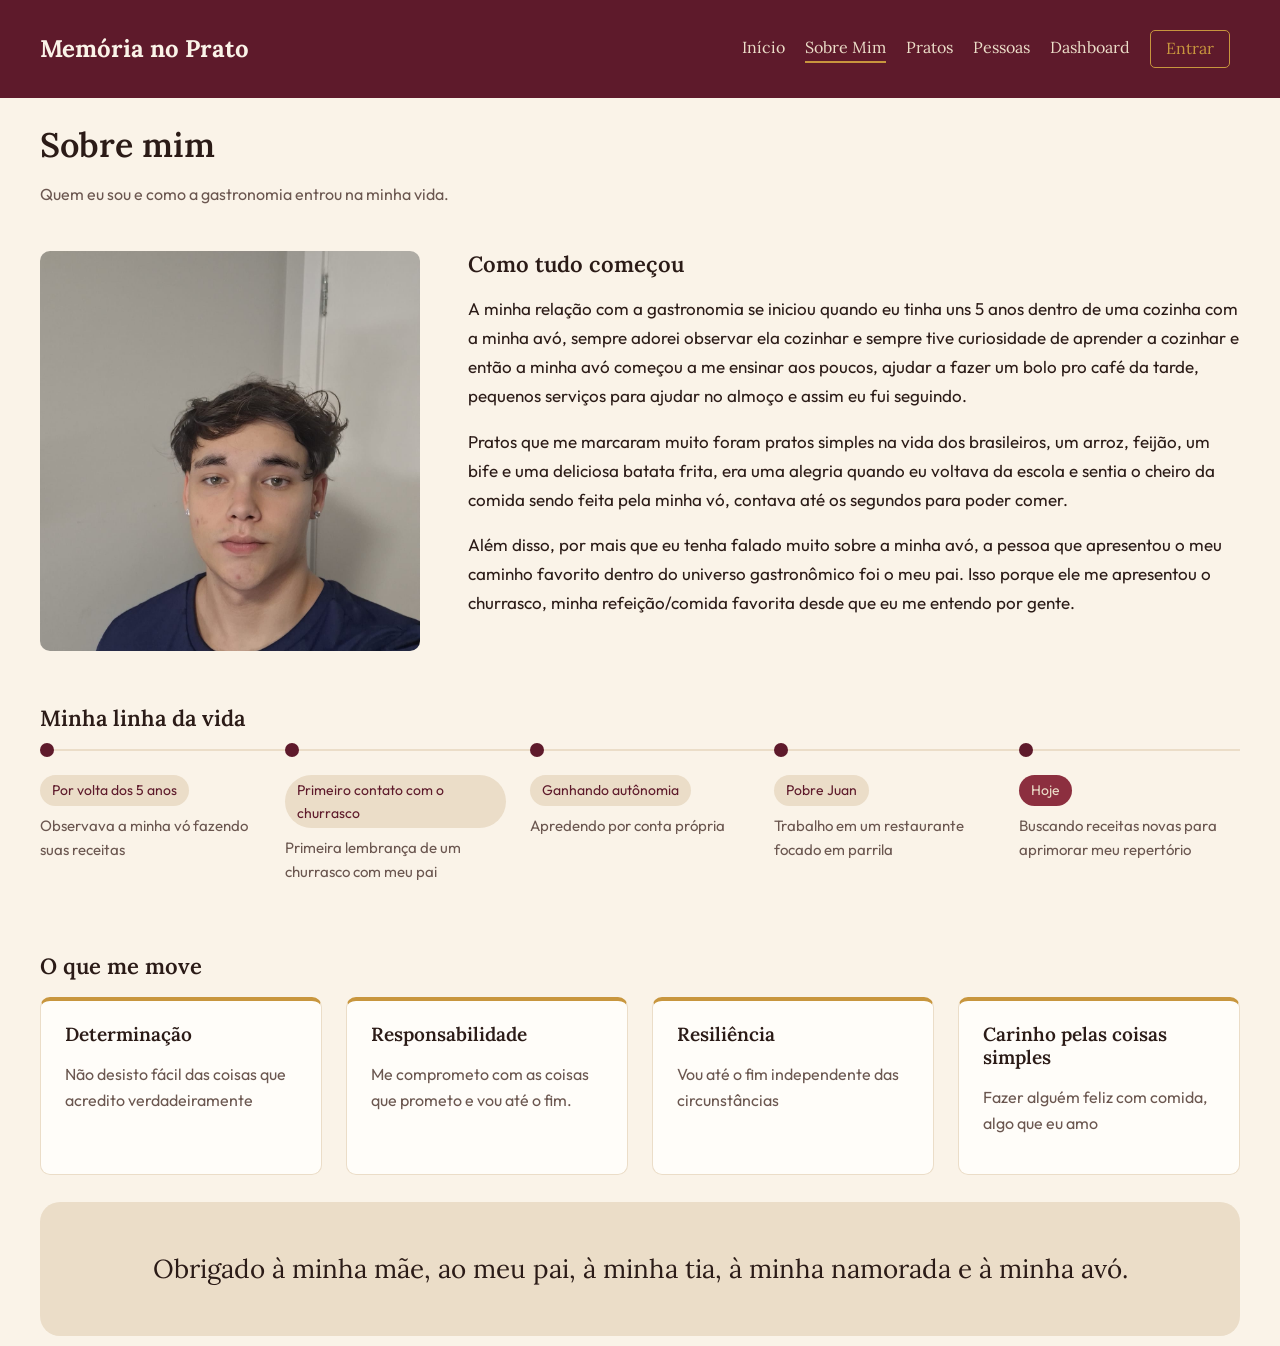
<file: sobremim.html>
<!DOCTYPE html>
<html lang="pt-BR">
<head>
    <meta charset="UTF-8">
    <meta name="viewport" content="width=device-width, initial-scale=1.0">
    <title>Sobre mim · Memória no Prato</title>
    <link rel="stylesheet" href="style.css">
    <link rel="stylesheet" href="styleSobremim.css">
    <link rel="preconnect" href="https://fonts.googleapis.com">
    <link rel="preconnect" href="https://fonts.gstatic.com" crossorigin>
    <link href="https://fonts.googleapis.com/css2?family=Lora:ital,wght@0,400..700;1,400..700&family=Outfit:wght@100..900&display=swap" rel="stylesheet">
</head>
<body>
    <header class="topo">
        <a href="index.html" class="logo">Memória no Prato</a>
        <nav class="botoes">
            <a href="index.html">Início</a>
            <a class="ativo" href="sobremim.html">Sobre Mim</a>
            <a href="pratos.html">Pratos</a>
            <a href="pessoas.html">Pessoas</a>
            <a href="dashboard.html">Dashboard</a>
            <a class="entrar" href="entrar.html">Entrar</a>
        </nav>
    </header>
    <main>
        <section class="apresentacao sessao">
            <h1>Sobre mim</h1>
            <p>Quem eu sou e como a gastronomia entrou na minha vida.</p>
        </section>
        <section class="historia sessao">
            <img src="img/perfil.jpeg" class="foto-perfil" alt="Minha foto">
            <div class="texto">
                <h2>Como tudo começou</h2>
                <p>A minha relação com a gastronomia se iniciou quando eu tinha uns 5 anos dentro de uma cozinha com a minha avó, sempre adorei observar ela cozinhar e sempre tive curiosidade de aprender a cozinhar e então a minha avó começou a me ensinar aos poucos, ajudar a fazer um bolo pro café da tarde, pequenos serviços para ajudar no almoço e assim eu fui seguindo.</p>
                <p>Pratos que me marcaram muito foram pratos simples na vida dos brasileiros, um arroz, feijão, um bife e uma deliciosa batata frita, era uma alegria quando eu voltava da escola e sentia o cheiro da comida sendo feita pela minha vó, contava até os segundos para poder comer.</p>
                <p>Além disso, por mais que eu tenha falado muito sobre a minha avó, a pessoa que apresentou o meu caminho favorito dentro do universo gastronômico foi o meu pai. Isso porque ele me apresentou o churrasco, minha refeição/comida favorita desde que eu me entendo por gente.</p>
            </div>
        </section>
        <section class="linha sessao">
            <h2>Minha linha da vida</h2>
            <ol>
                <li><span class="chip">Por volta dos 5 anos</span><p>Observava a minha vó fazendo suas receitas</p></li>
                <li><span class="chip">Primeiro contato com o churrasco</span><p>Primeira lembrança de um churrasco com meu pai</p></li>
                <li><span class="chip">Ganhando autônomia</span><p>Apredendo por conta própria</p></li>
                <li><span class="chip">Pobre Juan</span><p>Trabalho em um restaurante focado em parrila</p></li>
                <li><span class="chip destaque">Hoje</span><p>Buscando receitas novas para aprimorar meu repertório</p></li>
            </ol>
        </section>
        <section class="valores sessao">
            <h2>O que me move</h2>
            <div class="cartoes">
                <article class="cartao">
                <h3>Determinação</h3>
                <p>Não desisto fácil das coisas que acredito verdadeiramente</p>
            </article>
            <article class="cartao">
                <h3>Responsabilidade</h3>
                <p>Me comprometo com as coisas que prometo e vou até o fim.</p>
            </article>
            <article class="cartao">
                <h3>Resiliência</h3>
                <p>Vou até o fim independente das circunstâncias</p>
            </article>
            <article class="cartao">
                <h3>Carinho pelas coisas simples</h3>
                <p>Fazer alguém feliz com comida, algo que eu amo</p>
            </article>
            </div>
        </section>
        <section class="frase suave">
            <p>Obrigado à minha mãe, ao meu pai, à minha tia, à minha namorada e à minha avó.</p>
        </section>
    </main>
</body>
</html>
</file>
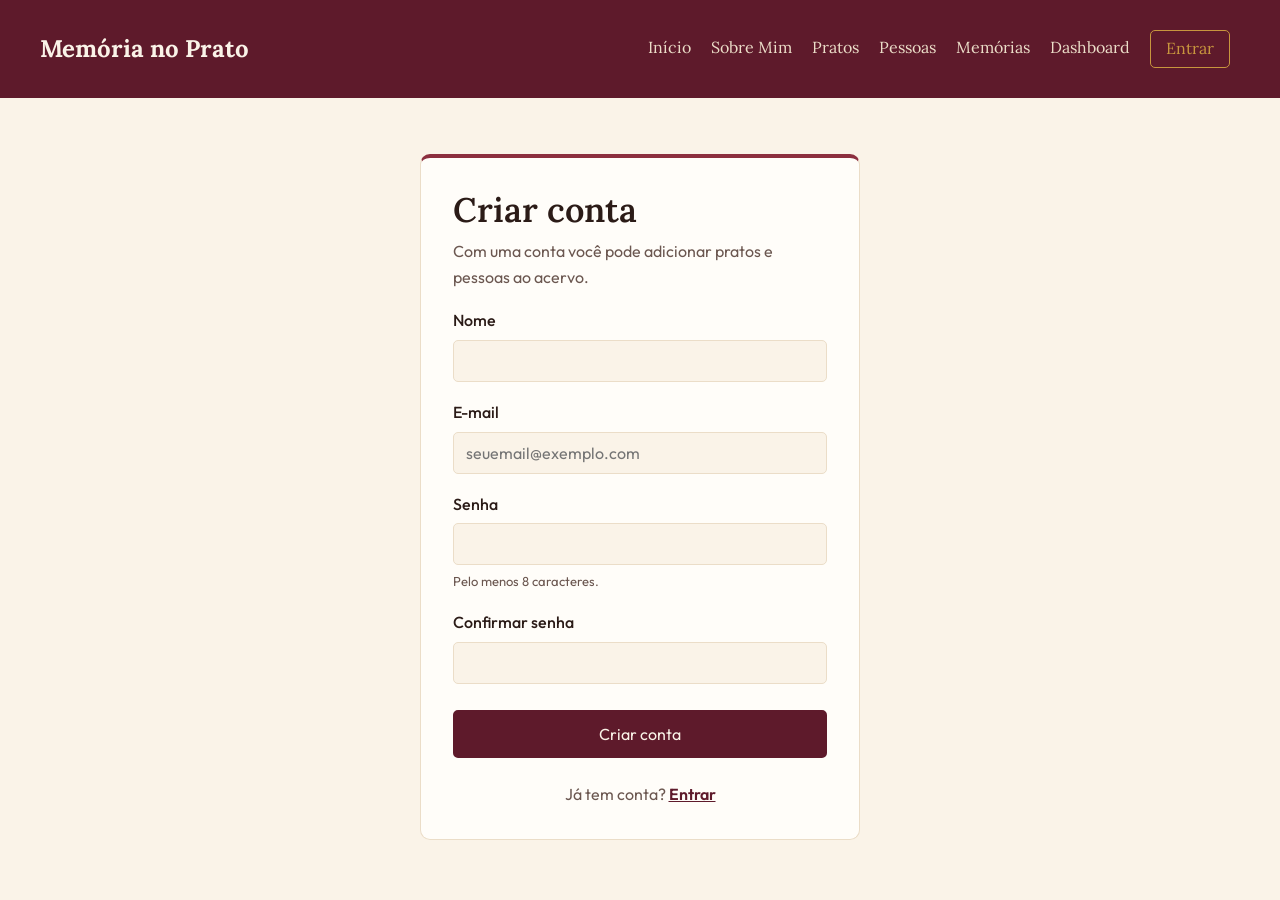
<file: web-data-viz/public/cadastro.html>
<!DOCTYPE html>
<html lang="pt-BR">
<head>
    <meta charset="UTF-8">
    <meta name="viewport" content="width=device-width, initial-scale=1.0">
    <title>Cadastro · Memória no Prato</title>
    <link rel="icon" href="assets/icon/favicon.ico">
    <link rel="stylesheet" href="css/style.css">
    <link rel="stylesheet" href="css/styleentrar.css">
    <link rel="preconnect" href="https://fonts.googleapis.com">
    <link rel="preconnect" href="https://fonts.gstatic.com" crossorigin>
    <link href="https://fonts.googleapis.com/css2?family=Lora:ital,wght@0,400..700;1,400..700&family=Outfit:wght@100..900&display=swap" rel="stylesheet">
</head>
<body>
    <header class="topo">
        <a href="index.html" class="logo">Memória no Prato</a>
        <nav class="botoes">
            <a href="index.html">Início</a>
            <a href="sobremim.html">Sobre Mim</a>
            <a href="pratos.html">Pratos</a>
            <a href="pessoas.html">Pessoas</a>
            <a href="memorias.html">Memórias</a>
            <a href="dashboard.html">Dashboard</a>
            <a id="cadastroPratos" href="cadastroPratos.html" hidden>Cadastrar Prato</a>
            <a id="cadastroPessoas" href="cadastroPessoas.html" hidden>Cadastrar Pessoa</a>
            <a id="cadastroIngrediente" href="cadastroIngrediente.html" hidden>Cadastrar Ingrediente</a>
            <a class="entrar ativo" href="entrar.html">Entrar</a>
        </nav>
    </header>
    <main class="area-formulario">
        <section class="cartao formulario">
            <h1>Criar conta</h1>
            <p class="subtitulo">Com uma conta você pode adicionar pratos e pessoas ao acervo.</p>

            <!-- novalidate desliga a validação automática do navegador: quem valida é o cadastro.js -->
            <form id="form_cadastro" novalidate>
                <div class="campo">
                    <label for="nome">Nome</label>
                    <input type="text" id="nome" autocomplete="name" maxlength="50">
                    <span class="erro" id="erro_nome"></span>
                </div>

                <div class="campo">
                    <label for="email">E-mail</label>
                    <input type="email" id="email" autocomplete="email" maxlength="50" placeholder="seuemail@exemplo.com">
                    <span class="erro" id="erro_email"></span>
                </div>

                <div class="campo">
                    <label for="senha">Senha</label>
                    <input type="password" id="senha" autocomplete="new-password">
                    <span class="dica">Pelo menos 8 caracteres.</span>
                    <span class="erro" id="erro_senha"></span>
                </div>

                <div class="campo">
                    <label for="confirmacao">Confirmar senha</label>
                    <input type="password" id="confirmacao" autocomplete="new-password">
                    <span class="erro" id="erro_confirmacao"></span>
                </div>

                <button type="submit" class="botao" id="botao_cadastrar">Criar conta</button>
                <div class="mensagem" id="mensagem"></div>
            </form>

            <p class="troca">Já tem conta? <a href="entrar.html">Entrar</a></p>
        </section>
    </main>
    <script src="js/cadastro.js"></script>
    <script src="js/sessao.js"></script>
    <script>mostrarCadastros()</script>
</body>
</html>
</file>
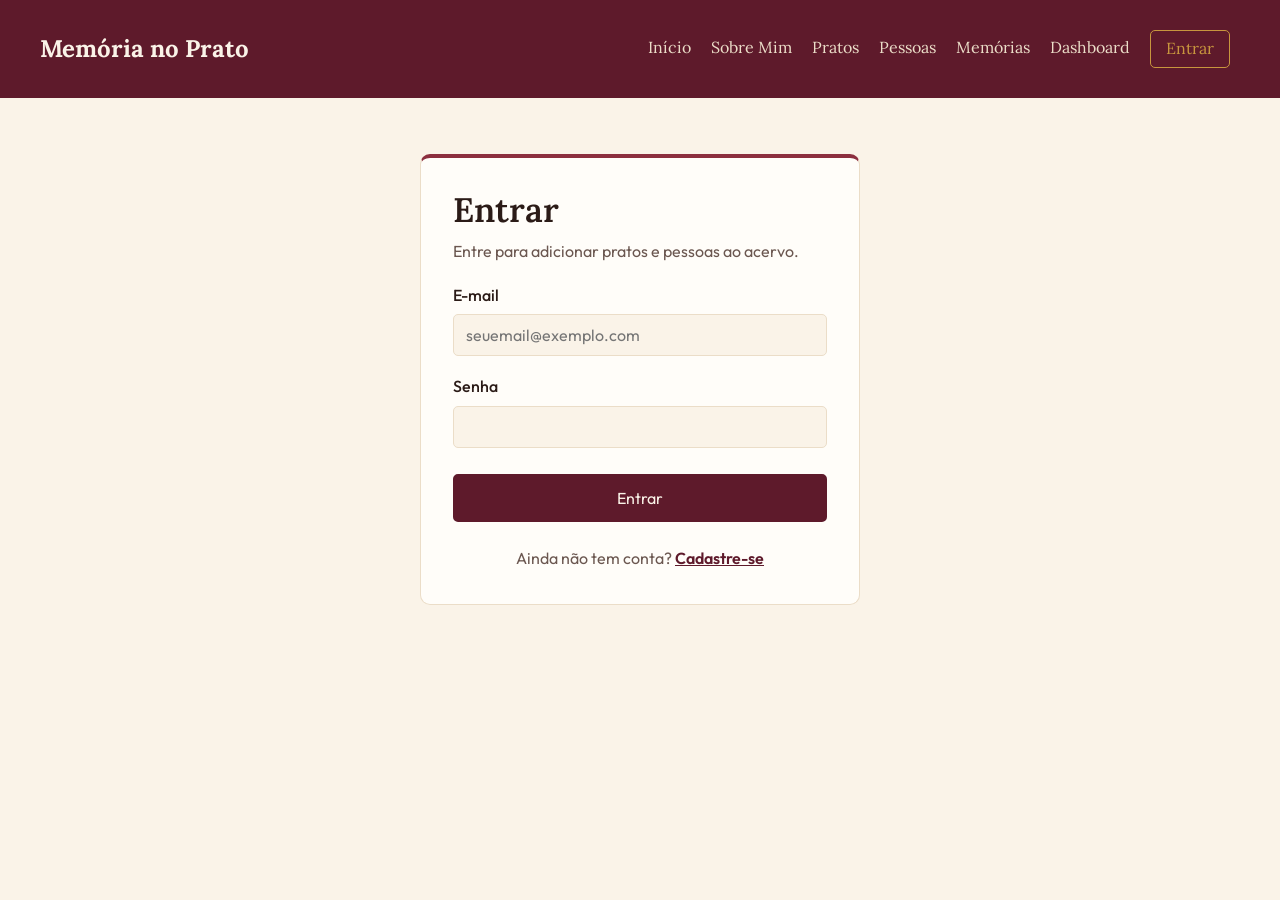
<file: web-data-viz/public/entrar.html>
<!DOCTYPE html>
<html lang="pt-BR">
<head>
    <meta charset="UTF-8">
    <meta name="viewport" content="width=device-width, initial-scale=1.0">
    <title>Entrar · Memória no Prato</title>
    <link rel="icon" href="assets/icon/favicon.ico">
    <link rel="stylesheet" href="css/style.css">
    <link rel="stylesheet" href="css/styleentrar.css">
    <link rel="preconnect" href="https://fonts.googleapis.com">
    <link rel="preconnect" href="https://fonts.gstatic.com" crossorigin>
    <link href="https://fonts.googleapis.com/css2?family=Lora:ital,wght@0,400..700;1,400..700&family=Outfit:wght@100..900&display=swap" rel="stylesheet">
</head>
<body>
    <header class="topo">
        <a href="index.html" class="logo">Memória no Prato</a>
        <nav class="botoes">
            <a href="index.html">Início</a>
            <a href="sobremim.html">Sobre Mim</a>
            <a href="pratos.html">Pratos</a>
            <a href="pessoas.html">Pessoas</a>
            <a href="memorias.html">Memórias</a>
            <a href="dashboard.html">Dashboard</a>
            <a id="cadastroPratos" href="cadastroPratos.html" hidden>Cadastrar Prato</a>
            <a id="cadastroPessoas" href="cadastroPessoas.html" hidden>Cadastrar Pessoa</a>
            <a id="cadastroIngrediente" href="cadastroIngrediente.html" hidden>Cadastrar Ingrediente</a>
            <a class="entrar ativo" href="entrar.html">Entrar</a>
        </nav>
    </header>
    <main class="area-formulario">
        <section class="cartao formulario">
            <h1>Entrar</h1>
            <p class="subtitulo">Entre para adicionar pratos e pessoas ao acervo.</p>

            <!-- novalidate desliga a validação automática do navegador: quem valida é o entrar.js -->
            <form id="form_entrar" novalidate>
                <div class="campo">
                    <label for="email">E-mail</label>
                    <input type="email" id="email" autocomplete="email" placeholder="seuemail@exemplo.com">
                    <span class="erro" id="erro_email"></span>
                </div>

                <div class="campo">
                    <label for="senha">Senha</label>
                    <input type="password" id="senha" autocomplete="current-password">
                    <span class="erro" id="erro_senha"></span>
                </div>

                <button type="submit" class="botao" id="botao_entrar">Entrar</button>
                <div class="mensagem" id="mensagem"></div>
            </form>

            <p class="troca">Ainda não tem conta? <a href="cadastro.html">Cadastre-se</a></p>
        </section>
    </main>
    <script src="js/entrar.js"></script>
    <script src="js/sessao.js"></script>
    <script>mostrarCadastros()</script>
</body>
</html>
</file>
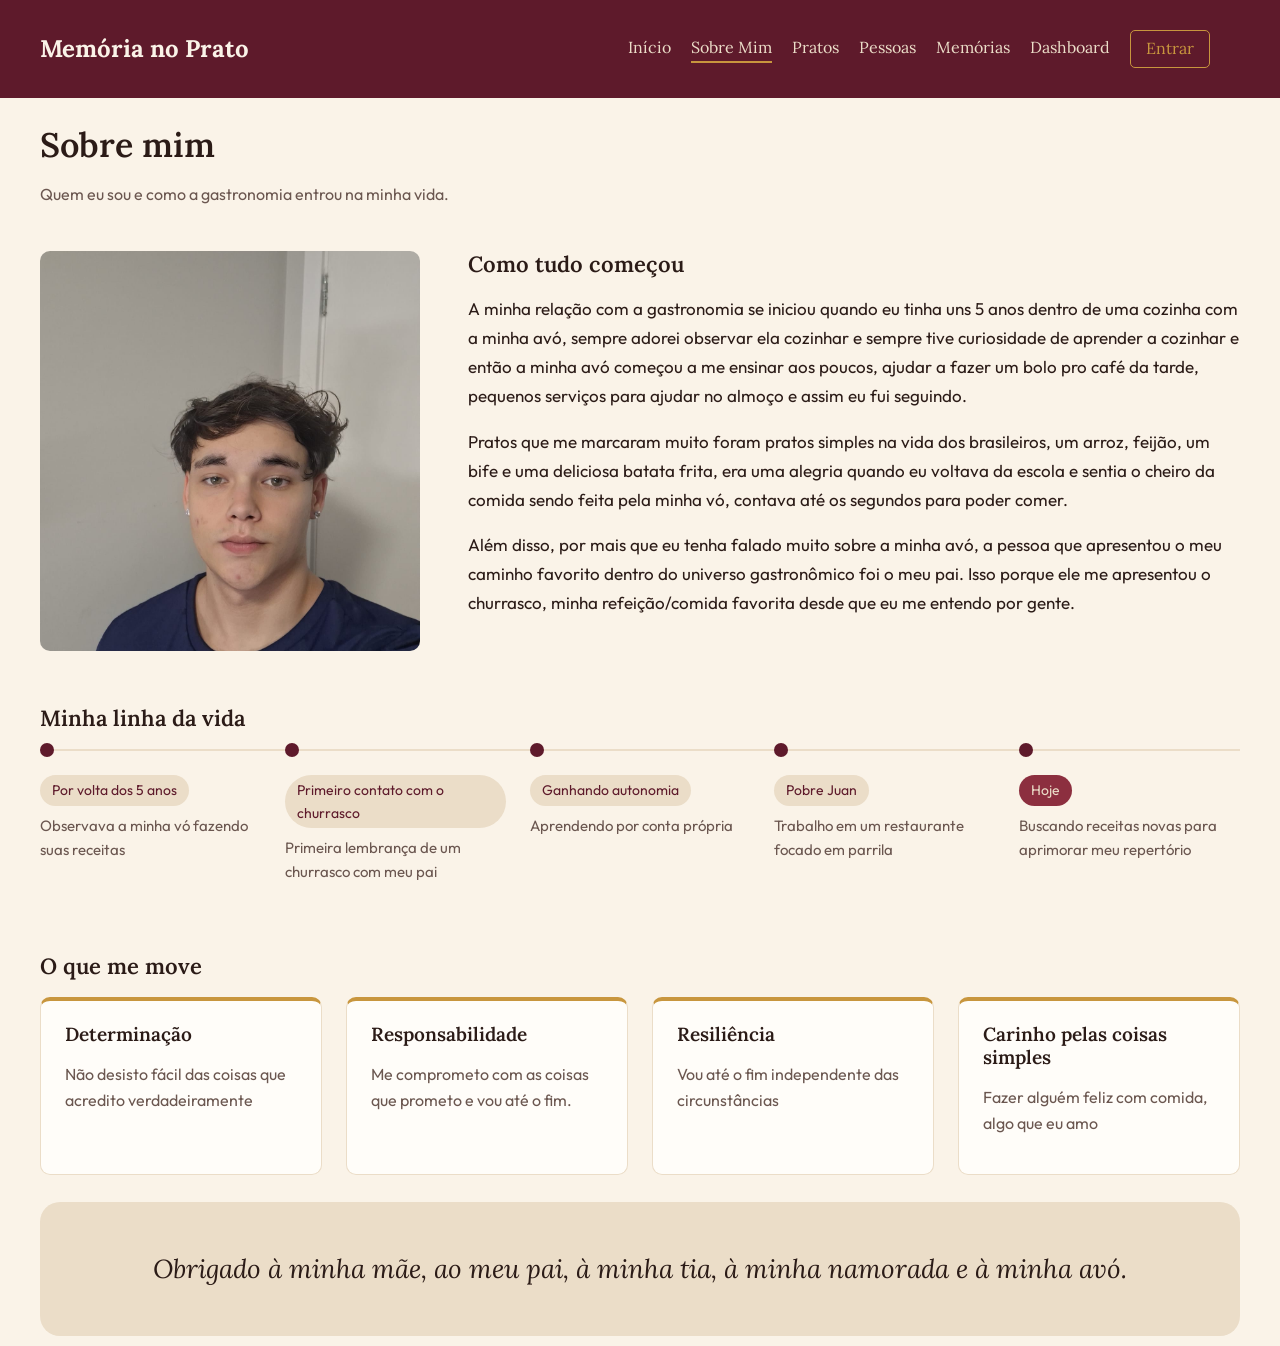
<file: web-data-viz/public/sobremim.html>
<!DOCTYPE html>
<html lang="pt-BR">
<head>
    <meta charset="UTF-8">
    <meta name="viewport" content="width=device-width, initial-scale=1.0">
    <title>Sobre mim · Memória no Prato</title>
    <link rel="icon" href="assets/icon/favicon.ico">
    <link rel="stylesheet" href="css/style.css">
    <link rel="stylesheet" href="css/styleSobremim.css">
    <link rel="preconnect" href="https://fonts.googleapis.com">
    <link rel="preconnect" href="https://fonts.gstatic.com" crossorigin>
    <link href="https://fonts.googleapis.com/css2?family=Lora:ital,wght@0,400..700;1,400..700&family=Outfit:wght@100..900&display=swap" rel="stylesheet">
    <script src="js/sessao.js"></script>
</head>
<body>
    <header class="topo">
        <a href="index.html" class="logo">Memória no Prato</a>
        <nav class="botoes">
            <a href="index.html">Início</a>
            <a class="ativo" href="sobremim.html">Sobre Mim</a>
            <a href="pratos.html">Pratos</a>
            <a href="pessoas.html">Pessoas</a>
            <a href="memorias.html">Memórias</a>
            <a href="dashboard.html">Dashboard</a>
            <a id="cadastroPratos" href="cadastroPratos.html" hidden>Cadastrar Prato</a>
            <a id="cadastroPessoas" href="cadastroPessoas.html" hidden>Cadastrar Pessoa</a>
            <a id="cadastroIngrediente" href="cadastroIngrediente.html" hidden>Cadastrar Ingrediente</a>
            <a id="botao_entrar" class="entrar" href="entrar.html">Entrar</a>
            <span id="usuarioLogado"></span>
        </nav>
    </header>
    <main>
        <section class="apresentacao sessao">
            <h1>Sobre mim</h1>
            <p>Quem eu sou e como a gastronomia entrou na minha vida.</p>
        </section>
        <section class="historia sessao">
            <img src="assets/imgs/perfil.jpeg" class="foto-perfil" alt="Minha foto">
            <div class="texto">
                <h2>Como tudo começou</h2>
                <p>A minha relação com a gastronomia se iniciou quando eu tinha uns 5 anos dentro de uma cozinha com a minha avó, sempre adorei observar ela cozinhar e sempre tive curiosidade de aprender a cozinhar e então a minha avó começou a me ensinar aos poucos, ajudar a fazer um bolo pro café da tarde, pequenos serviços para ajudar no almoço e assim eu fui seguindo.</p>
                <p>Pratos que me marcaram muito foram pratos simples na vida dos brasileiros, um arroz, feijão, um bife e uma deliciosa batata frita, era uma alegria quando eu voltava da escola e sentia o cheiro da comida sendo feita pela minha vó, contava até os segundos para poder comer.</p>
                <p>Além disso, por mais que eu tenha falado muito sobre a minha avó, a pessoa que apresentou o meu caminho favorito dentro do universo gastronômico foi o meu pai. Isso porque ele me apresentou o churrasco, minha refeição/comida favorita desde que eu me entendo por gente.</p>
            </div>
        </section>
        <section class="linha sessao">
            <h2>Minha linha da vida</h2>
            <ol>
                <li><span class="chip">Por volta dos 5 anos</span><p>Observava a minha vó fazendo suas receitas</p></li>
                <li><span class="chip">Primeiro contato com o churrasco</span><p>Primeira lembrança de um churrasco com meu pai</p></li>
                <li><span class="chip">Ganhando autonomia</span><p>Aprendendo por conta própria</p></li>
                <li><span class="chip">Pobre Juan</span><p>Trabalho em um restaurante focado em parrila</p></li>
                <li><span class="chip destaque">Hoje</span><p>Buscando receitas novas para aprimorar meu repertório</p></li>
            </ol>
        </section>
        <section class="valores sessao">
            <h2>O que me move</h2>
            <div class="cartoes">
                <article class="cartao">
                <h3>Determinação</h3>
                <p>Não desisto fácil das coisas que acredito verdadeiramente</p>
            </article>
            <article class="cartao">
                <h3>Responsabilidade</h3>
                <p>Me comprometo com as coisas que prometo e vou até o fim.</p>
            </article>
            <article class="cartao">
                <h3>Resiliência</h3>
                <p>Vou até o fim independente das circunstâncias</p>
            </article>
            <article class="cartao">
                <h3>Carinho pelas coisas simples</h3>
                <p>Fazer alguém feliz com comida, algo que eu amo</p>
            </article>
            </div>
        </section>
        <section class="frase suave">
            <p>Obrigado à minha mãe, ao meu pai, à minha tia, à minha namorada e à minha avó.</p>
        </section>
    </main>
    <script>logado(); trocarEntrar(); mostrarCadastros()</script>
</body>
</html>
</file>
<file: style.css>
*{
    box-sizing: border-box;
}

:root {
  --vinho-escuro: #5E1A2B;
  --vinho-medio: #8C2F3F;
  --creme: #FAF3E8;
  --bege: #EBDDC8;
  --texto: #2B1B17;
  --texto-dois: #6B5750;
  --caramelo: #C8963E;
  --creme-claro : #FFFDF9;
}

body{
    background-color: var(--creme); /*Cor de fundo*/
    color: var(--texto); /*Cor dos textos*/
    margin: 0;
    font-family: Outfit, sans-serif;
    line-height: 1.6;
}

.topo{
    display: flex;
    align-items: center;
    gap: 24px;
    background-color: var(--vinho-escuro);
    color: var(--creme);
    padding: 30px 40px;
}

.logo{
    font-size: 24px;
    color: var(--creme);
    font-weight: 700;
    font-family: Lora, serif;
    text-decoration: none;
}

.botoes{
    display: flex;
    margin-left: auto;
    gap: 20px;
    margin-right: 10px;
    align-items: center;
}
.botoes a{
    background-color: transparent;
    font-family: Lora, serif;
    color: var(--bege);
    border-bottom: 2px solid transparent;
    cursor: pointer;
    font-size: 16px;
    transition: all 0.4s ease;
    text-decoration: none;
}

.botoes .entrar{
    color: var(--caramelo);
    border: 1px solid var(--caramelo);
    border-radius: 5px;
    padding: 5px 15px;
}

.botoes a:hover {
    border-color: var(--caramelo);
}

.cartao{
    background-color: var(--creme-claro);
    border: 1px solid var(--bege);
    border-radius: 10px;
    border-top: 4px solid var(--vinho-medio);
    padding: 22px 24px;
}

.botoes a.ativo{
    border-color: var(--caramelo);
}

.frase{
    color: var(--creme);
    font-family: Lora, serif;
    font-size: 26px;
    background-color: var(--vinho-escuro);
    border-radius: 20px;
    padding: 20px 20px;
    max-width: none;
    align-items: center;
    text-align: center;
    margin: 0 40px;
    margin-bottom: 10px;
}

.cartoes{
    display: grid;
    grid-template-columns: repeat(3, 1fr);
    gap: 24px;
}

.cartoes a{
    text-decoration: none;
    color: var(--vinho-escuro);
}

.sessao{
    padding: 27px 40px;
}

p + p{ /*Um paragrafo depois do outro*/
    margin-top: 16px;
}

h1, h2, h3{
    font-family: Lora, serif;
    font-weight: 600;
    margin: 0px 0px 0px 0px;
    line-height: 1.2;
}

h1{
    font-size: 34px;
}

h2{
    font-size: 22px;
}

h3{
    font-size: 19px;
}

.chip{
    display: inline-block;
    color: var(--vinho-escuro);
    font-size: 14px;
    background-color: var(--bege);
    border-radius: 50px;
    padding: 4px 12px;
}

.destaque{
    background-color: var(--vinho-medio);
    color: var(--bege);
}
</file>
<file: styleSobremim.css>
.apresentacao{
    color: var(--texto);
    padding-bottom: 0px;
}

.apresentacao p{
    color: var(--texto-dois);
}

.foto-perfil{
    width: 100%;
    object-fit: cover;
    border-radius: 10px;
    height: 400px;
    object-position: 50% 60%;
}

.historia{
    display: grid;
    grid-template-columns: 380px 1fr;
    gap: 48px;
    align-items: start;
    font-size: 17px;
    line-height: 1.7;
}

.texto {
    max-width: 2000px;
}

.linha ol{
    display: grid;
    grid-template-columns: repeat(5, 1fr);
    gap: 24px;
    list-style: none;
    padding-left: 0px;
    margin: 0;
    border-top: 2px solid var(--bege);
}

.linha li{
    position: relative;
    padding-top: 24px;
}

.linha li:before{ /*Before faz uma estilização no começo daquele componente*/
    content: "";
    position: absolute;
    width: 14px;
    height: 14px;
    border-radius: 50%;
    background-color: var(--vinho-escuro);
    top: -8px;
    left: 0;
}

.linha li p{
    font-size: 15px;
    color: var(--texto-dois);
    margin-top: 8px;
}

h2{
    margin-bottom: 18px;
}

.cartoes{
    grid-template-columns: repeat(4, 1fr);
}

.cartao{
    border-top-color: var(--caramelo);
    color: var(--texto);
}

.cartoes p{
    color: var(--texto-dois);
}

.suave{
    background-color: var(--bege);
    color: var(--texto);
}
</file>
<file: web-data-viz/public/css/style.css>
*{
    box-sizing: border-box;
}

:root {
  --vinho-escuro: #5E1A2B;
  --vinho-medio: #8C2F3F;
  --creme: #FAF3E8;
  --bege: #EBDDC8;
  --texto: #2B1B17;
  --texto-dois: #6B5750;
  --caramelo: #C8963E;
  --creme-claro : #FFFDF9;
}

body{
    background-color: var(--creme); /*Cor de fundo*/
    color: var(--texto); /*Cor dos textos*/
    margin: 0;
    font-family: Outfit, sans-serif;
    line-height: 1.6;
}

.topo{
    display: flex;
    align-items: center;
    gap: 24px;
    background-color: var(--vinho-escuro);
    color: var(--creme);
    padding: 30px 40px;
}

.logo{
    font-size: 24px;
    color: var(--creme);
    font-weight: 700;
    font-family: Lora, serif;
    text-decoration: none;
}

.botoes{
    display: flex;
    margin-left: auto;
    gap: 20px;
    margin-right: 10px;
    align-items: center;
}
.botoes a{
    background-color: transparent;
    font-family: Lora, serif;
    color: var(--bege);
    border-bottom: 2px solid transparent;
    cursor: pointer;
    font-size: 16px;
    transition: all 0.4s ease;
    text-decoration: none;
}

.botoes .entrar{
    color: var(--caramelo);
    border: 1px solid var(--caramelo);
    border-radius: 5px;
    padding: 5px 15px;
}

.botoes a:hover {
    border-color: var(--caramelo);
}

.cartao{
    background-color: var(--creme-claro);
    border: 1px solid var(--bege);
    border-radius: 10px;
    border-top: 4px solid var(--vinho-medio);
    padding: 22px 24px;
}

.botoes a.ativo{
    border-color: var(--caramelo);
}

.frase{
    color: var(--creme);
    font-family: Lora, serif;
    font-style: italic;
    font-size: 26px;
    background-color: var(--vinho-escuro);
    border-radius: 20px;
    padding: 20px 20px;
    text-align: center;
    margin: 0 40px;
    margin-bottom: 10px;
}

.cartoes{
    display: grid;
    grid-template-columns: repeat(3, 1fr);
    gap: 24px;
}

.cartoes a{
    text-decoration: none;
    color: var(--vinho-escuro);
}

.sessao{
    padding: 27px 40px;
}

p + p{ /*Um paragrafo depois do outro*/
    margin-top: 16px;
}

h1, h2, h3{
    font-family: Lora, serif;
    font-weight: 600;
    margin: 0px 0px 0px 0px;
    line-height: 1.2;
}

h1{
    font-size: 34px;
}

h2{
    font-size: 22px;
}

h3{
    font-size: 19px;
}

.chip{
    display: inline-block;
    color: var(--vinho-escuro);
    font-size: 14px;
    background-color: var(--bege);
    border-radius: 50px;
    padding: 4px 12px;
}

.destaque{
    background-color: var(--vinho-medio);
    color: var(--bege);
}

.apresentacao{
    color: var(--texto);
    padding-bottom: 0px;
}

.apresentacao p{
    color: var(--texto-dois);
}

.botoes a, .botoes span{
    white-space: nowrap; /* não deixa "Cadastrar Ingrediente" quebrar em duas linhas */
}
</file>
<file: web-data-viz/public/css/styleentrar.css>
.area-formulario{
    display: flex;
    justify-content: center; /*Centraliza o cartão*/
    padding: 56px 40px;
}

.formulario{
    width: 100%;
    max-width: 440px;
    padding: 32px;
}

.subtitulo{
    color: var(--texto-dois);
    margin: 8px 0 8px 0;
}

.campo{
    display: flex;
    flex-direction: column;
    gap: 6px;
    margin-top: 18px;
}

.campo label{
    font-weight: 500;
}

.campo input{
    font-family: inherit; /*herdar o valor calculado da propriedade do seu elemento pai*/
    font-size: 16px;
    color: var(--texto);
    background-color: var(--creme);
    border: 1px solid var(--bege);
    border-radius: 5px;
    padding: 10px 12px;
    transition: border-color 0.3s ease, box-shadow 0.3s ease;
}

.campo input:focus{
    outline: none;
    border-color: var(--caramelo);
    box-shadow: 0 0 0 3px rgba(200, 150, 62, 0.25); /*Caramelo transparente em volta do campo*/
}

.campo input.invalido{
    border-color: var(--vinho-medio);
}

.dica{
    font-size: 13px;
    color: var(--texto-dois);
}

.erro{
    font-size: 14px;
    color: var(--vinho-medio);
}

.erro:empty{
    display: none;
}

.botao{
    width: 100%;
    margin-top: 26px;
    font-family: inherit;
    font-size: 16px;
    color: var(--creme);
    background-color: var(--vinho-escuro);
    border: 2px solid var(--vinho-escuro);
    border-radius: 5px;
    padding: 12px 24px;
    cursor: pointer;
    transition: background-color 0.3s ease;
}

.botao:hover{
    background-color: var(--vinho-medio);
    border-color: var(--vinho-medio);
}

.botao:disabled{
    opacity: 0.6;
    cursor: wait;
}

.mensagem{
    display: none; /*Só aparece quando o JS coloca a classe sucesso ou falha*/
    margin-top: 16px;
    font-size: 15px;
    background-color: var(--bege);
    border-radius: 5px;
    padding: 10px 14px;
}

.mensagem.sucesso{
    display: block;
    border-left: 4px solid var(--caramelo);
}

.mensagem.falha{
    display: block;
    border-left: 4px solid var(--vinho-medio);
}

.troca{
    text-align: center;
    color: var(--texto-dois);
    margin-top: 24px;
    margin-bottom: 0;
}

.troca a{
    color: var(--vinho-escuro);
    font-weight: 600;
    white-space: nowrap; /*Não deixa o "Cadastre-se" quebrar no hífen*/
}
</file>
<file: web-data-viz/public/css/styleSobremim.css>
.foto-perfil{
    width: 100%;
    object-fit: cover;
    border-radius: 10px;
    height: 400px;
    object-position: 50% 60%;
}

.historia{
    display: grid;
    grid-template-columns: 380px 1fr;
    gap: 48px;
    align-items: start;
    font-size: 17px;
    line-height: 1.7;
}

.texto {
    max-width: 2000px;
}

.linha ol{
    display: grid;
    grid-template-columns: repeat(5, 1fr);
    gap: 24px;
    list-style: none;
    padding-left: 0px;
    margin: 0;
    border-top: 2px solid var(--bege);
}

.linha li{
    position: relative;
    padding-top: 24px;
}

.linha li:before{ /*Before faz uma estilização no começo daquele componente*/
    content: "";
    position: absolute;
    width: 14px;
    height: 14px;
    border-radius: 50%;
    background-color: var(--vinho-escuro);
    top: -8px;
    left: 0;
}

.linha li p{
    font-size: 15px;
    color: var(--texto-dois);
    margin-top: 8px;
}

h2{
    margin-bottom: 18px;
}

.cartoes{
    grid-template-columns: repeat(4, 1fr);
}

.cartao{
    border-top-color: var(--caramelo);
    color: var(--texto);
}

.cartoes p{
    color: var(--texto-dois);
}

.suave{
    background-color: var(--bege);
    color: var(--texto);
}
</file>
